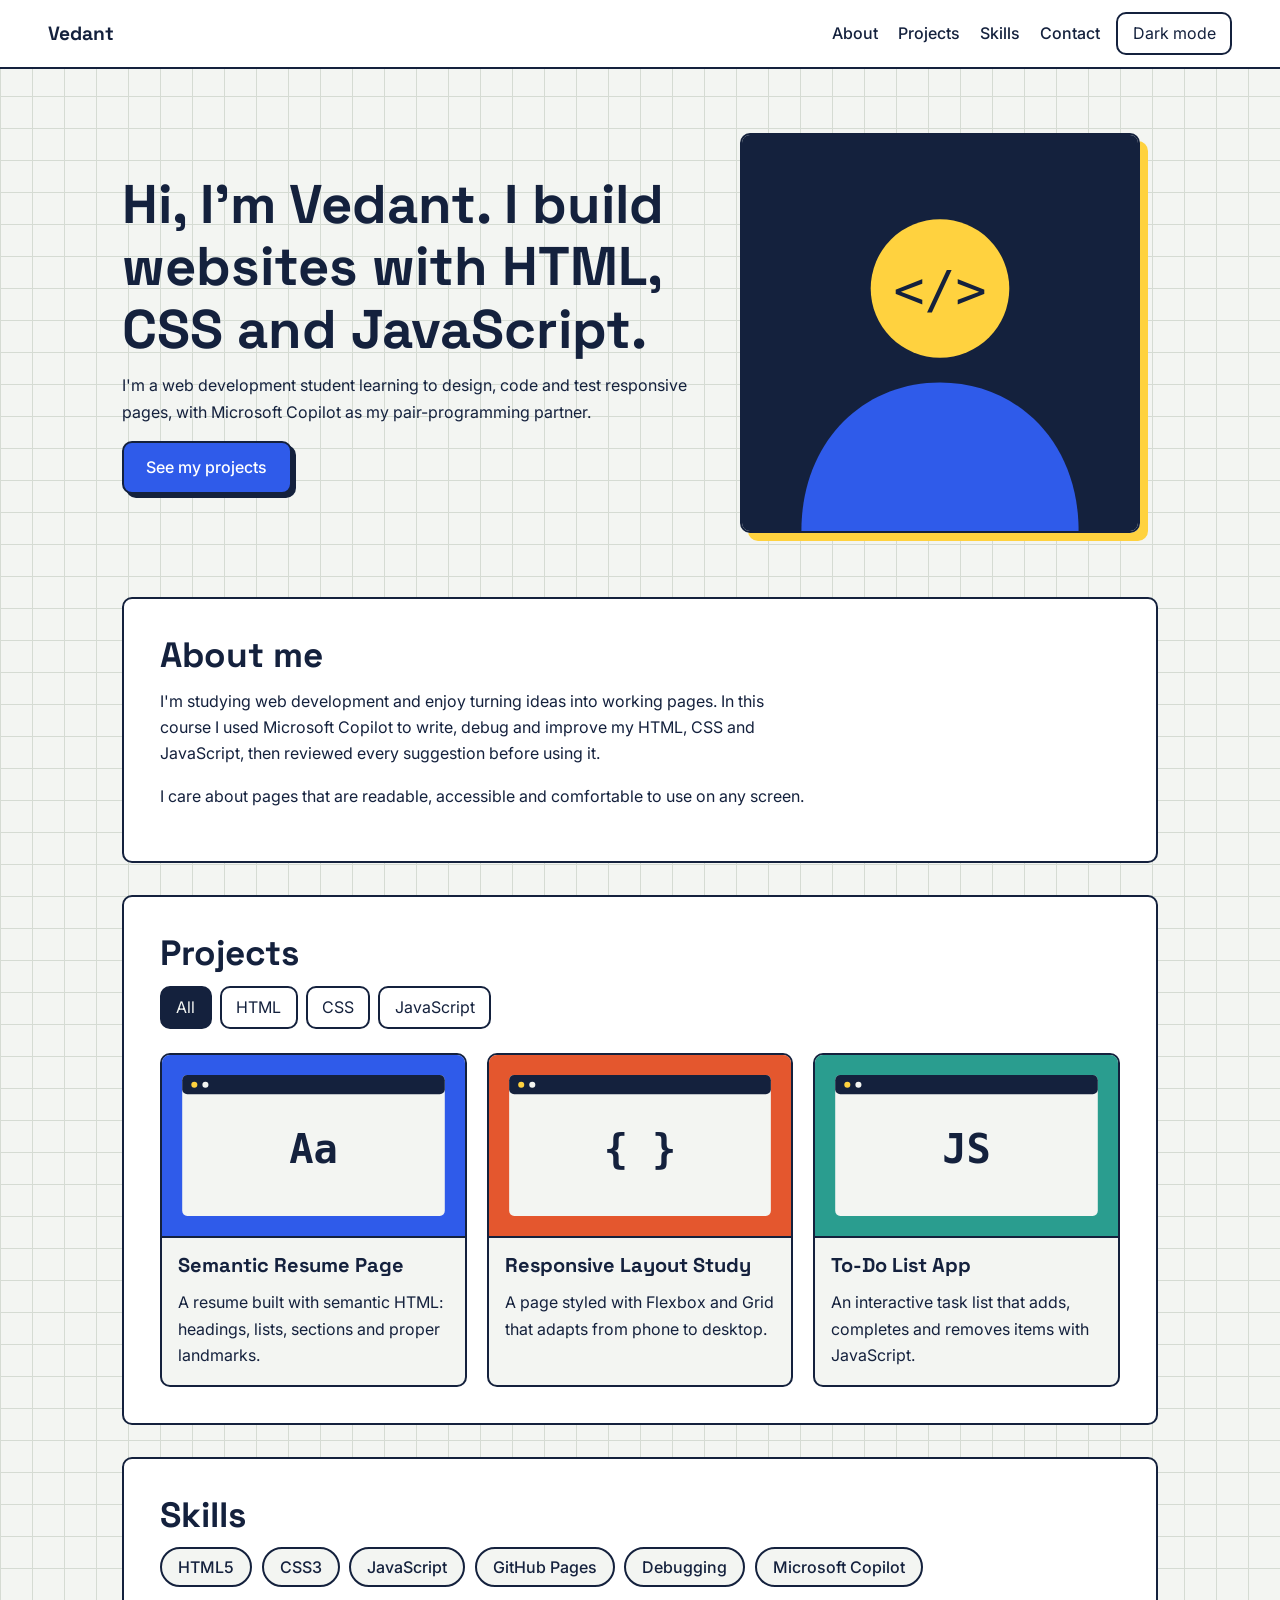
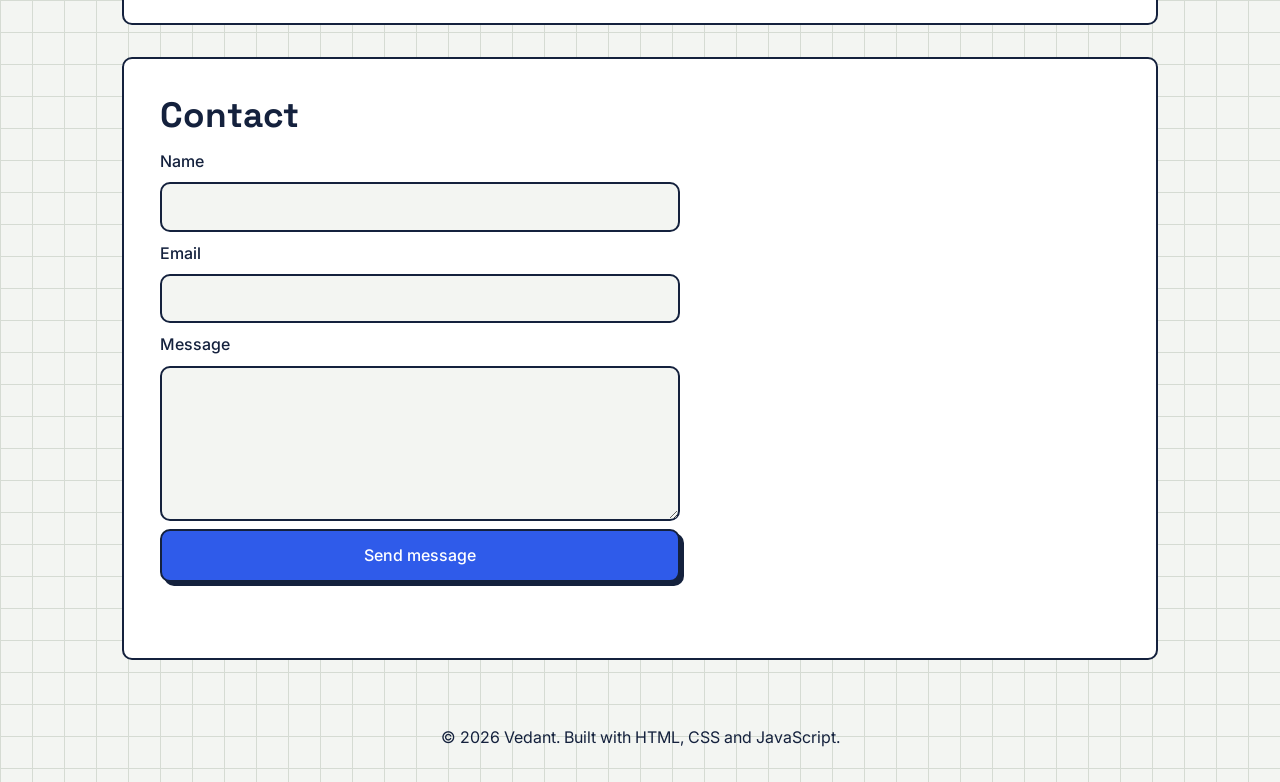
<file: index.html>
<!DOCTYPE html>
<html lang="en">
<head>
  <meta charset="UTF-8">
  <meta name="viewport" content="width=device-width, initial-scale=1">
  <meta name="description" content="Portfolio of a web development student: projects, skills and contact details.">
  <title>Vedant | Web Developer Portfolio</title>
  <link rel="preconnect" href="https://fonts.googleapis.com">
  <link rel="preconnect" href="https://fonts.gstatic.com" crossorigin>
  <link href="https://fonts.googleapis.com/css2?family=Space+Grotesk:wght@500;700&family=Inter:wght@400;500&display=swap" rel="stylesheet">
  <link rel="stylesheet" href="style.css">
</head>
<body>
  <a class="skip-link" href="#main">Skip to main content</a>

  <header class="site-header">
    <a class="logo" href="#home">Vedant</a>
    <button class="nav-toggle" id="navToggle" aria-expanded="false" aria-controls="siteNav">Menu</button>
    <nav id="siteNav" class="site-nav" aria-label="Main navigation">
      <ul>
        <li><a href="#about">About</a></li>
        <li><a href="#projects">Projects</a></li>
        <li><a href="#skills">Skills</a></li>
        <li><a href="#contact">Contact</a></li>
      </ul>
    </nav>
    <button class="theme-toggle" id="themeToggle" aria-pressed="false">Dark mode</button>
  </header>

  <main id="main">
    <section class="hero" id="home">
      <div class="hero-text">
        <h1>Hi, I'm <span id="heroName">Vedant</span>. I build websites with HTML, CSS and JavaScript.</h1>
        <p>I'm a web development student learning to design, code and test responsive pages, with Microsoft Copilot as my pair-programming partner.</p>
        <a class="button" href="#projects">See my projects</a>
      </div>
      <img class="hero-img" src="[data-uri]" alt="Illustration of a developer silhouette with a code symbol" width="400" height="400">
    </section>

    <section id="about" class="section">
      <h2>About me</h2>
      <p>I'm studying web development and enjoy turning ideas into working pages. In this course I used Microsoft Copilot to write, debug and improve my HTML, CSS and JavaScript, then reviewed every suggestion before using it.</p>
      <p>I care about pages that are readable, accessible and comfortable to use on any screen.</p>
    </section>

    <section id="projects" class="section">
      <h2>Projects</h2>
      <div class="filters" role="group" aria-label="Filter projects">
        <button class="filter active" data-filter="all">All</button>
        <button class="filter" data-filter="html">HTML</button>
        <button class="filter" data-filter="css">CSS</button>
        <button class="filter" data-filter="js">JavaScript</button>
      </div>

      <div class="project-grid">
        <article class="project" data-category="html">
          <img src="[data-uri]" alt="Browser window showing the letters Aa, representing a typography page" loading="lazy" width="600" height="360">
          <h3>Semantic Resume Page</h3>
          <p>A resume built with semantic HTML: headings, lists, sections and proper landmarks.</p>
        </article>
        <article class="project" data-category="css">
          <img src="[data-uri]" alt="Browser window showing curly braces, representing a CSS layout project" loading="lazy" width="600" height="360">
          <h3>Responsive Layout Study</h3>
          <p>A page styled with Flexbox and Grid that adapts from phone to desktop.</p>
        </article>
        <article class="project" data-category="js">
          <img src="[data-uri]" alt="Browser window showing the letters JS, representing an interactive JavaScript app" loading="lazy" width="600" height="360">
          <h3>To-Do List App</h3>
          <p>An interactive task list that adds, completes and removes items with JavaScript.</p>
        </article>
      </div>
    </section>

    <section id="skills" class="section">
      <h2>Skills</h2>
      <ul class="skills">
        <li>HTML5</li>
        <li>CSS3</li>
        <li>JavaScript</li>
        <li>GitHub Pages</li>
        <li>Debugging</li>
        <li>Microsoft Copilot</li>
      </ul>
    </section>

    <section id="contact" class="section">
      <h2>Contact</h2>
      <form id="contactForm" novalidate>
        <label for="name">Name</label>
        <input type="text" id="name" name="name" autocomplete="name" required>

        <label for="email">Email</label>
        <input type="email" id="email" name="email" autocomplete="email" required>

        <label for="message">Message</label>
        <textarea id="message" name="message" rows="5" required></textarea>

        <button class="button" type="submit">Send message</button>
        <p id="formStatus" role="status" aria-live="polite"></p>
      </form>
    </section>
  </main>

  <footer class="site-footer">
    <p>&copy; <span id="year">2026</span> Vedant. Built with HTML, CSS and JavaScript.</p>
  </footer>

  <script src="script.js"></script>
</body>
</html>
</file>
<file: style.css>
:root {
  --paper: #f3f5f2;
  --surface: #ffffff;
  --ink: #14213d;
  --muted: #4a5568;
  --line: #d5dbd3;
  --accent: #2f5bea;
  --accent-ink: #ffffff;
  --highlight: #ffd23f;
  --radius: 10px;
  --font-head: "Space Grotesk", "Segoe UI", system-ui, sans-serif;
  --font-body: "Inter", "Segoe UI", system-ui, sans-serif;
}

[data-theme="dark"] {
  --paper: #0f1626;
  --surface: #17213a;
  --ink: #eef1f7;
  --muted: #b3bdd1;
  --line: #2b3858;
  --accent: #8ba7ff;
  --accent-ink: #0f1626;
}

*, *::before, *::after { box-sizing: border-box; }

html { scroll-behavior: smooth; scroll-padding-top: 5rem; }

body {
  margin: 0;
  font-family: var(--font-body);
  line-height: 1.65;
  color: var(--ink);
  background-color: var(--paper);
  background-image:
    linear-gradient(var(--line) 1px, transparent 1px),
    linear-gradient(90deg, var(--line) 1px, transparent 1px);
  background-size: 32px 32px;
  transition: background-color 0.3s, color 0.3s;
}

img { max-width: 100%; height: auto; display: block; }

h1, h2, h3 { font-family: var(--font-head); line-height: 1.15; margin: 0 0 0.75rem; }
h1 { font-size: clamp(2rem, 5vw, 3.4rem); }
h2 { font-size: clamp(1.6rem, 3.5vw, 2.2rem); }
h3 { font-size: 1.25rem; }
p { margin: 0 0 1rem; max-width: 65ch; }

a { color: var(--accent); }

:focus-visible { outline: 3px solid var(--highlight); outline-offset: 3px; }

.skip-link {
  position: absolute;
  left: -999px;
  top: 0;
  background: var(--ink);
  color: var(--paper);
  padding: 0.5rem 1rem;
  z-index: 100;
}
.skip-link:focus { left: 0; }

/* Header */
.site-header {
  position: sticky;
  top: 0;
  z-index: 50;
  display: flex;
  align-items: center;
  gap: 1rem;
  padding: 0.75rem clamp(1rem, 4vw, 3rem);
  background: var(--surface);
  border-bottom: 2px solid var(--ink);
}
.logo {
  font-family: var(--font-head);
  font-weight: 700;
  font-size: 1.2rem;
  color: var(--ink);
  text-decoration: none;
  margin-right: auto;
}
.site-nav ul { display: flex; gap: 1.25rem; list-style: none; margin: 0; padding: 0; }
.site-nav a { color: var(--ink); text-decoration: none; font-weight: 500; padding: 0.25rem 0; border-bottom: 2px solid transparent; }
.site-nav a:hover { border-bottom-color: var(--accent); }

.nav-toggle { display: none; }

button { font: inherit; cursor: pointer; }
.theme-toggle, .nav-toggle, .filter {
  background: var(--surface);
  color: var(--ink);
  border: 2px solid var(--ink);
  border-radius: var(--radius);
  padding: 0.4rem 0.9rem;
}
.theme-toggle:hover, .nav-toggle:hover, .filter:hover { background: var(--highlight); color: #14213d; }

/* Layout */
main { max-width: 1100px; margin: 0 auto; padding: 0 clamp(1rem, 4vw, 2rem); }

.hero {
  display: grid;
  grid-template-columns: 1.4fr 1fr;
  align-items: center;
  gap: 2rem;
  padding: 4rem 0;
}
.hero-img { border: 2px solid var(--ink); border-radius: var(--radius); box-shadow: 8px 8px 0 var(--highlight); }

.section {
  background: var(--surface);
  border: 2px solid var(--ink);
  border-radius: var(--radius);
  padding: clamp(1.25rem, 3vw, 2.25rem);
  margin-bottom: 2rem;
}

.button {
  display: inline-block;
  background: var(--accent);
  color: var(--accent-ink);
  border: 2px solid var(--ink);
  border-radius: var(--radius);
  padding: 0.7rem 1.4rem;
  font-weight: 500;
  text-decoration: none;
  box-shadow: 4px 4px 0 var(--ink);
  transition: transform 0.15s, box-shadow 0.15s;
}
.button:hover { transform: translate(2px, 2px); box-shadow: 2px 2px 0 var(--ink); }

/* Projects */
.filters { display: flex; flex-wrap: wrap; gap: 0.5rem; margin-bottom: 1.5rem; }
.filter.active { background: var(--ink); color: var(--paper); }

.project-grid { display: grid; grid-template-columns: repeat(3, 1fr); gap: 1.25rem; }
.project { border: 2px solid var(--ink); border-radius: var(--radius); overflow: hidden; background: var(--paper); }
.project img { width: 100%; border-bottom: 2px solid var(--ink); }
.project h3, .project p { padding: 0 1rem; }
.project h3 { margin-top: 1rem; }
.project.hidden { display: none; }

/* Skills */
.skills { display: flex; flex-wrap: wrap; gap: 0.6rem; list-style: none; margin: 0; padding: 0; }
.skills li { border: 2px solid var(--ink); border-radius: 999px; padding: 0.3rem 1rem; background: var(--paper); font-weight: 500; }

/* Form */
form { display: grid; gap: 0.5rem; max-width: 520px; }
label { font-weight: 500; }
input, textarea {
  font: inherit;
  padding: 0.6rem 0.75rem;
  border: 2px solid var(--ink);
  border-radius: var(--radius);
  background: var(--paper);
  color: var(--ink);
}
input.invalid, textarea.invalid { border-color: #c0392b; }
#formStatus { min-height: 1.5rem; margin: 0.5rem 0 0; font-weight: 500; }
#formStatus.error { color: #c0392b; }
#formStatus.success { color: #1e8449; }
[data-theme="dark"] #formStatus.error { color: #ff8a80; }
[data-theme="dark"] #formStatus.success { color: #7be0a0; }

.site-footer { text-align: center; padding: 2rem 1rem; }
.site-footer p { margin: 0 auto; }

/* Responsive */
@media (max-width: 900px) {
  .project-grid { grid-template-columns: repeat(2, 1fr); }
}

@media (max-width: 700px) {
  .nav-toggle { display: inline-block; }
  .site-header { flex-wrap: wrap; }
  .site-nav { display: none; order: 5; width: 100%; }
  .site-nav.open { display: block; }
  .site-nav ul { flex-direction: column; gap: 0.5rem; padding-top: 0.5rem; }
  .hero { grid-template-columns: 1fr; padding: 2.5rem 0; }
  .hero-img { max-width: 260px; }
  .project-grid { grid-template-columns: 1fr; }
}

@media (prefers-reduced-motion: reduce) {
  html { scroll-behavior: auto; }
  * { transition: none !important; }
}
</file>
